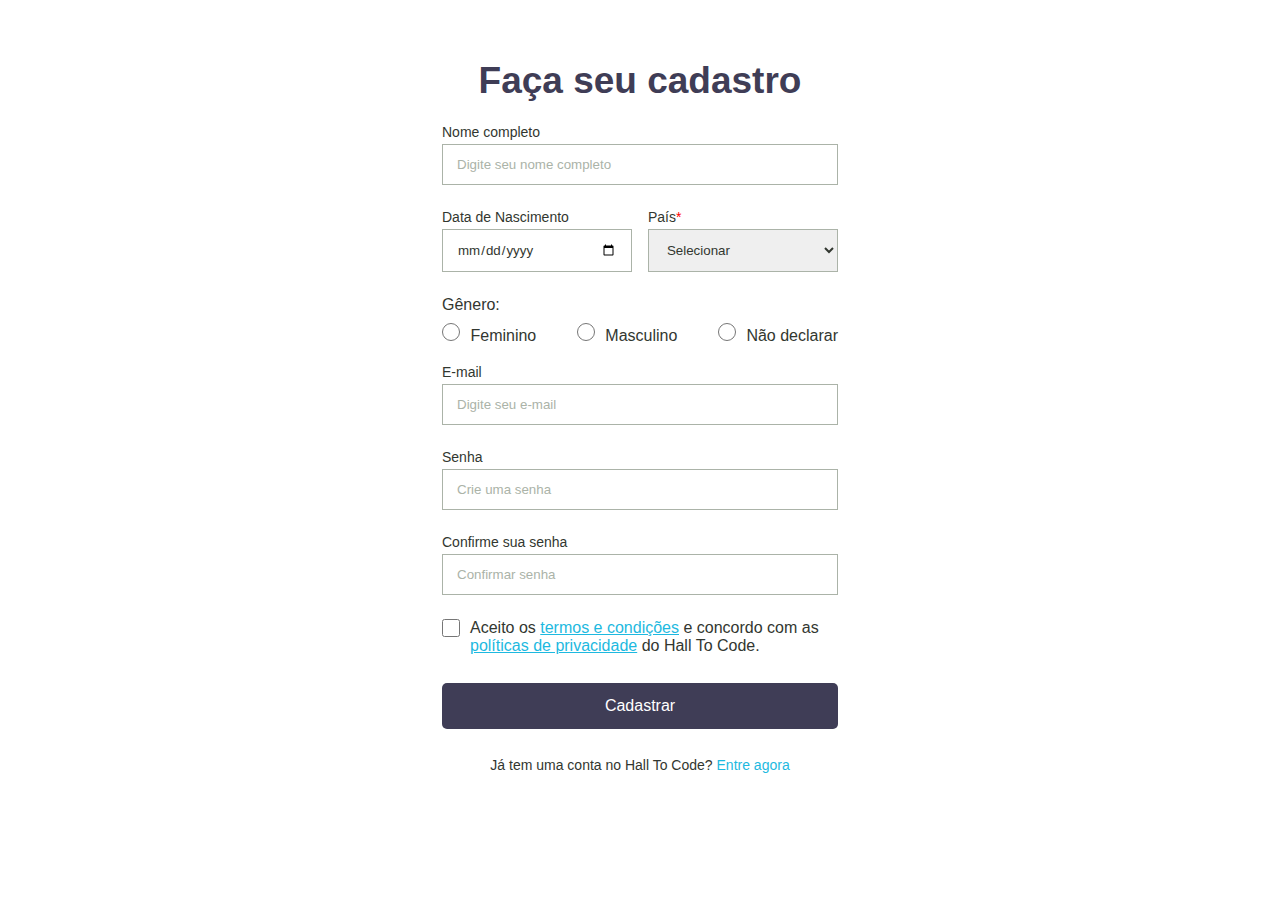
<file: Registro HTC/index.html>
<!DOCTYPE html>
<html lang="pt-br">

<head>
  <meta charset="UTF-8">
  <title>Registre-se</title>
  <link rel="preconnect" href="https://fonts.googleapis.com">
  <link rel="preconnect" href="https://fonts.gstatic.com" crossorigin>
  <link href="https: //fonts.googleapis.com/css2? family= Roboto:wght@400;500;700 & display=swap" rel="stylesheet">
  <link rel="stylesheet" href="style.css">
</head>


<body>
  <section class="container-register">

    <form class="form">
      <h1 class="title">Faça seu cadastro</h1>

      <div class="box">
        <label class="label-field" for="name-field">Nome completo</label>
        <input type="text" id="name-field" class="field-input" placeholder="Digite seu nome completo" required>
      </div>

      <div class="double-box">
        <div class="box space-between">
          <label class="label-field">Data de Nascimento</label>
          <input type="date" class="field-input" required>
        </div>

        <div class="box space-between">
          <label class="label-field">País<span id="asterisk">*</span></label>
          <select class="select">
            <option selected disabled value="">Selecionar</option>
            <option>Brasil</option>
            <option>Argentina</option>
            <option>Chile</option>
            <option>Urugai</option>
          </select>
        </div>
      </div>


      <div class="box-gener">
        <span class="genre-title">Gênero:</span>
        <div class="options-genre">
          <div class="select-genre">
            <input type="radio" name="input-genre" id="feminine">
            <label class="genre-align">Feminino</label>
          </div>
          <div class="select-genre">
            <input type="radio" name="input-genre" id="masculine">
            <label class="genre-align">Masculino</label>
          </div>
          <div class="select-genre">
            <input type="radio" name="input-genre" id="not-declare">
            <label class="genre-align">Não declarar</label>
          </div>
        </div>
      </div>

      <div class="box">
        <label class="label-field" for="email-field">E-mail</label>
        <input type="email" id="email-field" class="field-input" placeholder="Digite seu e-mail" required>
      </div>

      <div class="box">
        <label class="label-field" for="password-field">Senha</label>
        <input type="password" id="password-field" class="field-input" placeholder="Crie uma senha" required>
      </div>

      <div class="box">
        <label class="label-field" for="confirm-field">Confirme sua senha</label>
        <input type="password" id="confirm-field" class="field-input" placeholder="Confirmar senha" required>
      </div>



      <div class="terms">

        <input type="checkbox" class="checkbox-field" required>
        <p>Aceito os <a class="accept" href="#">termos e condições</a> e concordo com as <a class="accept" href="#">políticas de privacidade</a> do Hall To Code.</p>
      </div>
      <button class="button">Cadastrar</button>
      <p class="account">Já tem uma conta no Hall To Code? <a class="anchor" href="/login.html">Entre agora</a>
      </p>
    </form>
  </section>
</body>

</html>
</file>
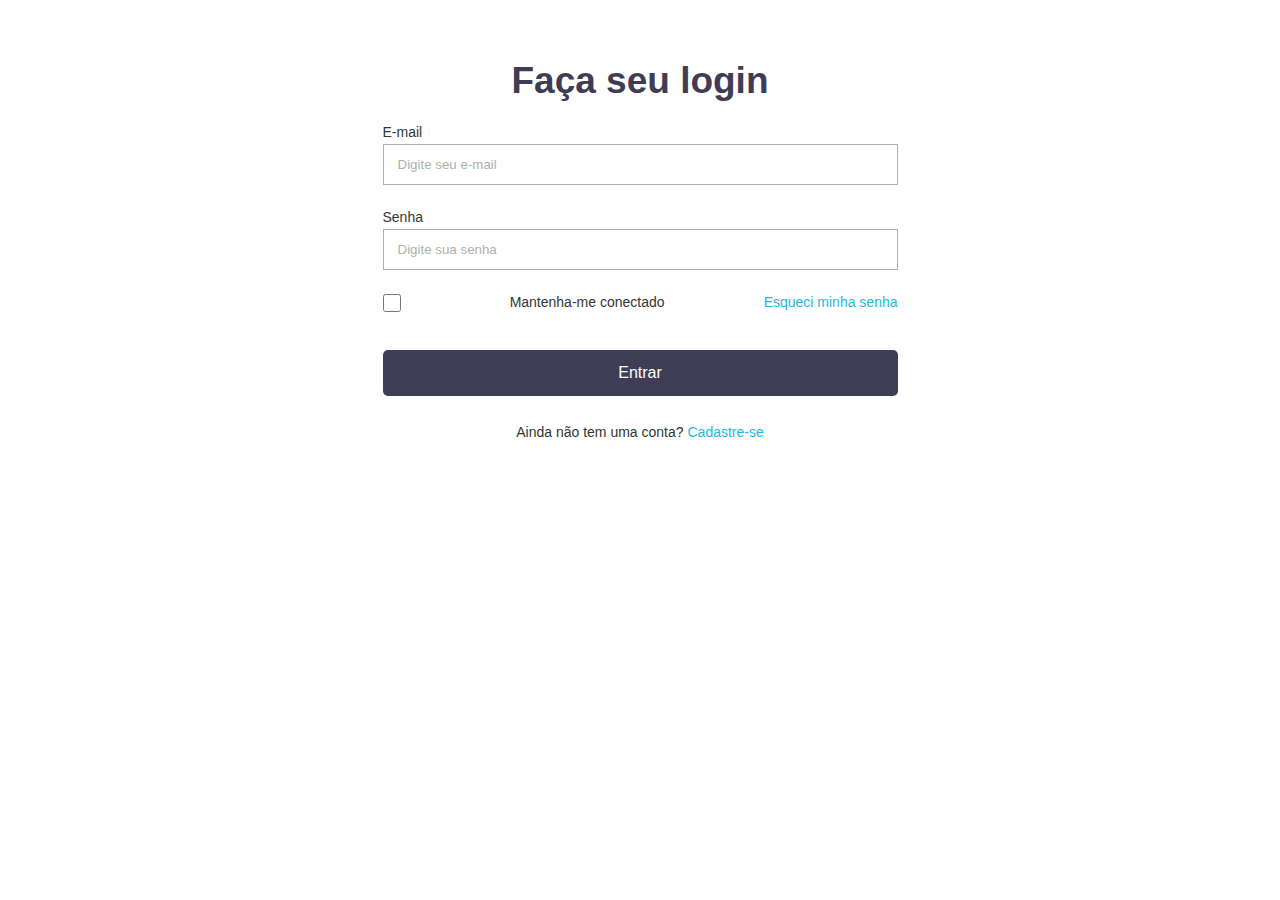
<file: Registro HTC/login.html>
<!DOCTYPE html>
<html lang="pt-br">

<head>
  <meta charset="UTF-8">
  <title>Login</title>
  <link rel="preconnect" href="https://fonts.googleapis.com">
  <link rel="preconnect" href="https://fonts.gstatic.com" crossorigin>
  <link href="https: //fonts.googleapis.com/css2? family= Roboto:wght@400;500;700 & display=swap" rel="stylesheet">
  <link rel="stylesheet" href="style.css">
</head>

<body>
  <section class="container-login">
    <form class="form">
      <h1 class="title">Faça seu login</h1>
      <div class="box">
        <label class="label-field" for="email-field">E-mail</label>
        <input type="email" id="email-field" placeholder="Digite seu e-mail" class="field-input" required>
      </div>
      <div class="box">
        <label class="label-field" for="password-field">Senha</label>
        <input type="password" id="password-field" placeholder="Digite sua senha" class="field-input" required>
      </div>

      <div class="double-box account">
        <input type="checkbox" class="checkbox-field">
        <span>Mantenha-me conectado</span> <a class="anchor" href="/reset.html">Esqueci minha senha</a>
      </div>


      <button class="button">Entrar</button>

      <p class="account">Ainda não tem uma conta? <a class="anchor" href="/index.html">Cadastre-se</a></p>
    </form>
  </section>
</body>

</html>
</file>
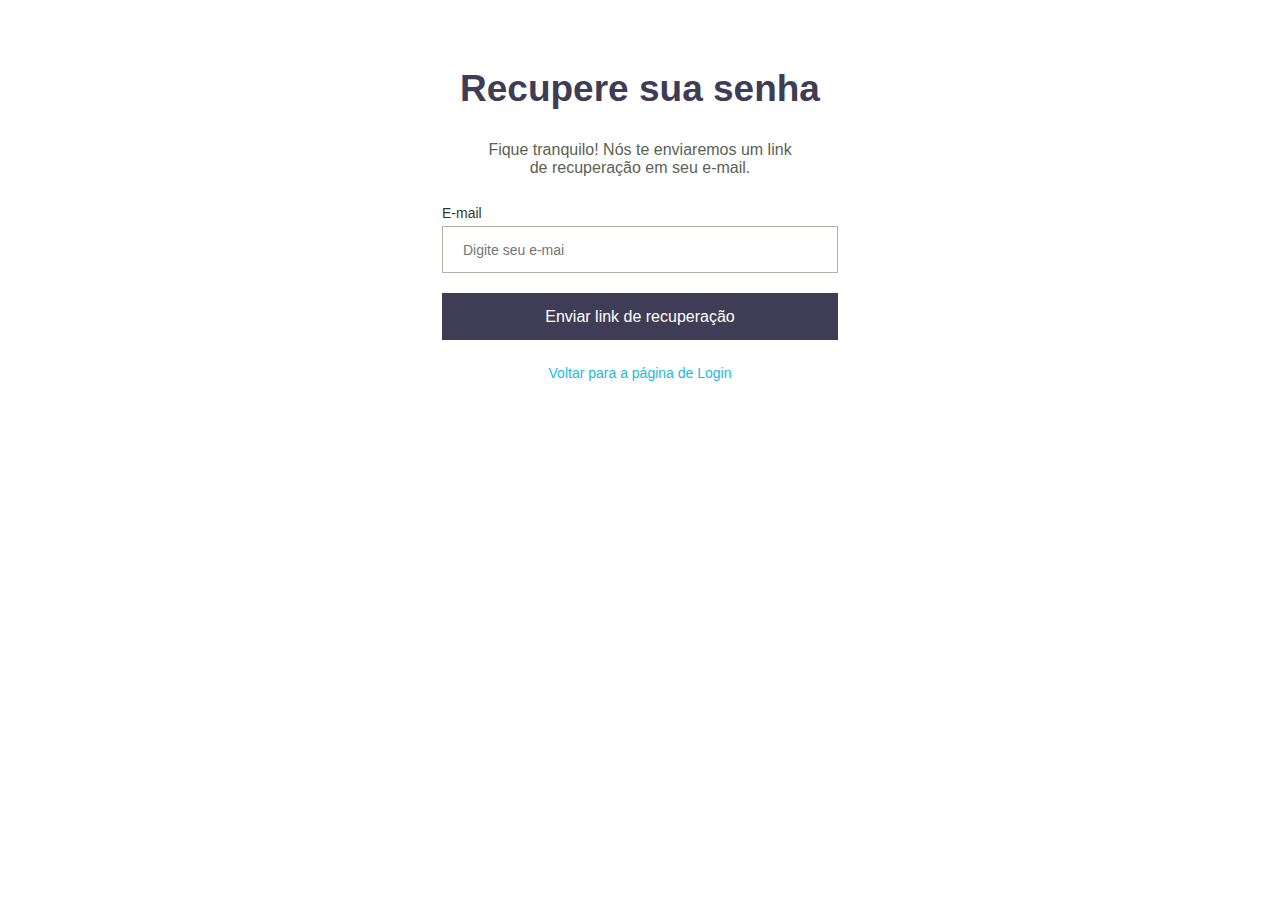
<file: Registro HTC/reset.html>
<!DOCTYPE html>
<html lang="pt-br">

<head>
  <meta charset="UTF-8">
  <title>Recupere sua senha</title>
  <link rel="preconnect" href="https://fonts.googleapis.com">
  <link rel="preconnect" href="https://fonts.gstatic.com" crossorigin>
  <link href="https: //fonts.googleapis.com/css2? family= Roboto:wght@400;500;700 & display=swap" rel="stylesheet">
  <link rel="stylesheet" href="style3.css">
</head>

<body>
  <form class="form">
    <h1 class="title">Recupere sua senha</h1>

    <div class="recovery-paragraph">
      <p>Fique tranquilo! Nós te enviaremos um link</p>
      <p>de recuperação em seu e-mail.</p>
    </div>
    <div class="box">
      <label class="label-field" for="email-field">E-mail</label>
      <input type="email" id="email-field" placeholder="Digite seu e-mail">
    </div>
    <button>Enviar link de recuperação</button>
    <a href="/login.html">Voltar para a página de Login</a>
  </form>
</body>

</html>
</file>
<file: Registro HTC/style.css>
* {
  margin: 0;
  padding: 0;
  font-weight: 400;

  color: #323730;
  font-family: "Roboto", sans-serif;
  box-sizing: border-box;
}

body {
  display: flex;
  justify-content: center;
}

.container-register {
  max-width: 396px;
  width: 100%;
}

.container-login {
  max-width: 515px;
  width: 100%;
}

.form {
  display: flex;
  flex-direction: column;
  align-items: center;

  width: 100%;
}

.title {
  color: #3f3d56;
  font-size: 37px;
  font-weight: 700;
  margin: 60px 0 22px 0;
}

.double-box,
.options-genre {
  display: flex;
  justify-content: space-between;

  width: 100%;
}

.box {
  display: flex;
  flex-direction: column;
  width: 100%;
  margin-bottom: 24px;
}

.space-between {
  width: 48%;
}

.label-field {
  font-size: 14px;
  margin-bottom: 4px;
}

.field-input,
.select {
  padding: 12px 14px;
  border: 1px solid #abb3a8;
}

.box-gener {
  display: flex;
  flex-direction: column;
  width: 100%;
}
.genre-title {
  margin-bottom: 9px;
}

.terms {
  display: flex;
  margin-bottom: 28px;
}

.checkbox-field {
  margin-right: 10px;
  height: 18px;
  min-width: 18px;
}

.button {
  font-size: 16px;
  background-color: #3f3d56;
  border: none;
  color: #ffffff;
  cursor: pointer;
  font-weight: 500;
  border: 0;
  padding: 14px 0;
  width: 100%;
  margin-bottom: 28px;
  border-radius: 5px;

  transition-duration: 300ms;
}

.button:hover {
  background-color: #3f3d56ea;
}
::placeholder {
  color: #abb3a8;
}

.options-genre input {
  margin-right: 6px;
  min-height: 18px;
  min-width: 18px;
  margin-bottom: 23px;
}

.account {
  text-align: center;
  margin-bottom: 38px;
  font-size: 14px;
}
.accept {
  color: #1db9e0;
}

.anchor {
  color: #1db9e0;
  text-decoration: none;
}

.label-field span {
  color: #ff0000;
}
</file>
<file: Registro HTC/style3.css>
* {
  margin: 0;
  padding: 0;
  font-weight: 400;
  color: #323730;
  font-family: "Roboto", sans-serif;
  box-sizing: border-box;
}

body {
  display: flex;
  justify-content: center;
}

.form {
  display: flex;
  flex-direction: column;
  align-items: center;
  max-width: 396px;
  width: 100%;
}

.title {
  text-align: center;
  color: #3f3d56;
  font-size: 37px;
  font-weight: 700;
  margin-top: 68px;
}

.recovery-paragraph {
  margin-top: 31px;
}

p {
  text-align: center;
  color: #5a6256;
  font-size: 16px;
}

.box label {
  display: flex;
  margin-top: 28px;
  font-size: 14px;
}

.form #email-field {
  font-size: 14px;
  margin-top: 5px;
  width: 396px;
  height: 47px;
  padding: 12px 272px 11px 20px;
  border: 1px solid #abb3a8;
  margin-top: 5px;
}

button {
  font-size: 16px;
  background-color: #3f3d56;
  border: none;
  color: #ffffff;
  cursor: pointer;
  font-weight: 500;
  height: 47px;
  width: 396px;
  margin-top: 20px;
}

a {
  text-decoration: none;
  color: #1db9e0;
  margin-top: 25px;
  display: flex;
  justify-content: center;
  font-size: 14px;
}
</file>
